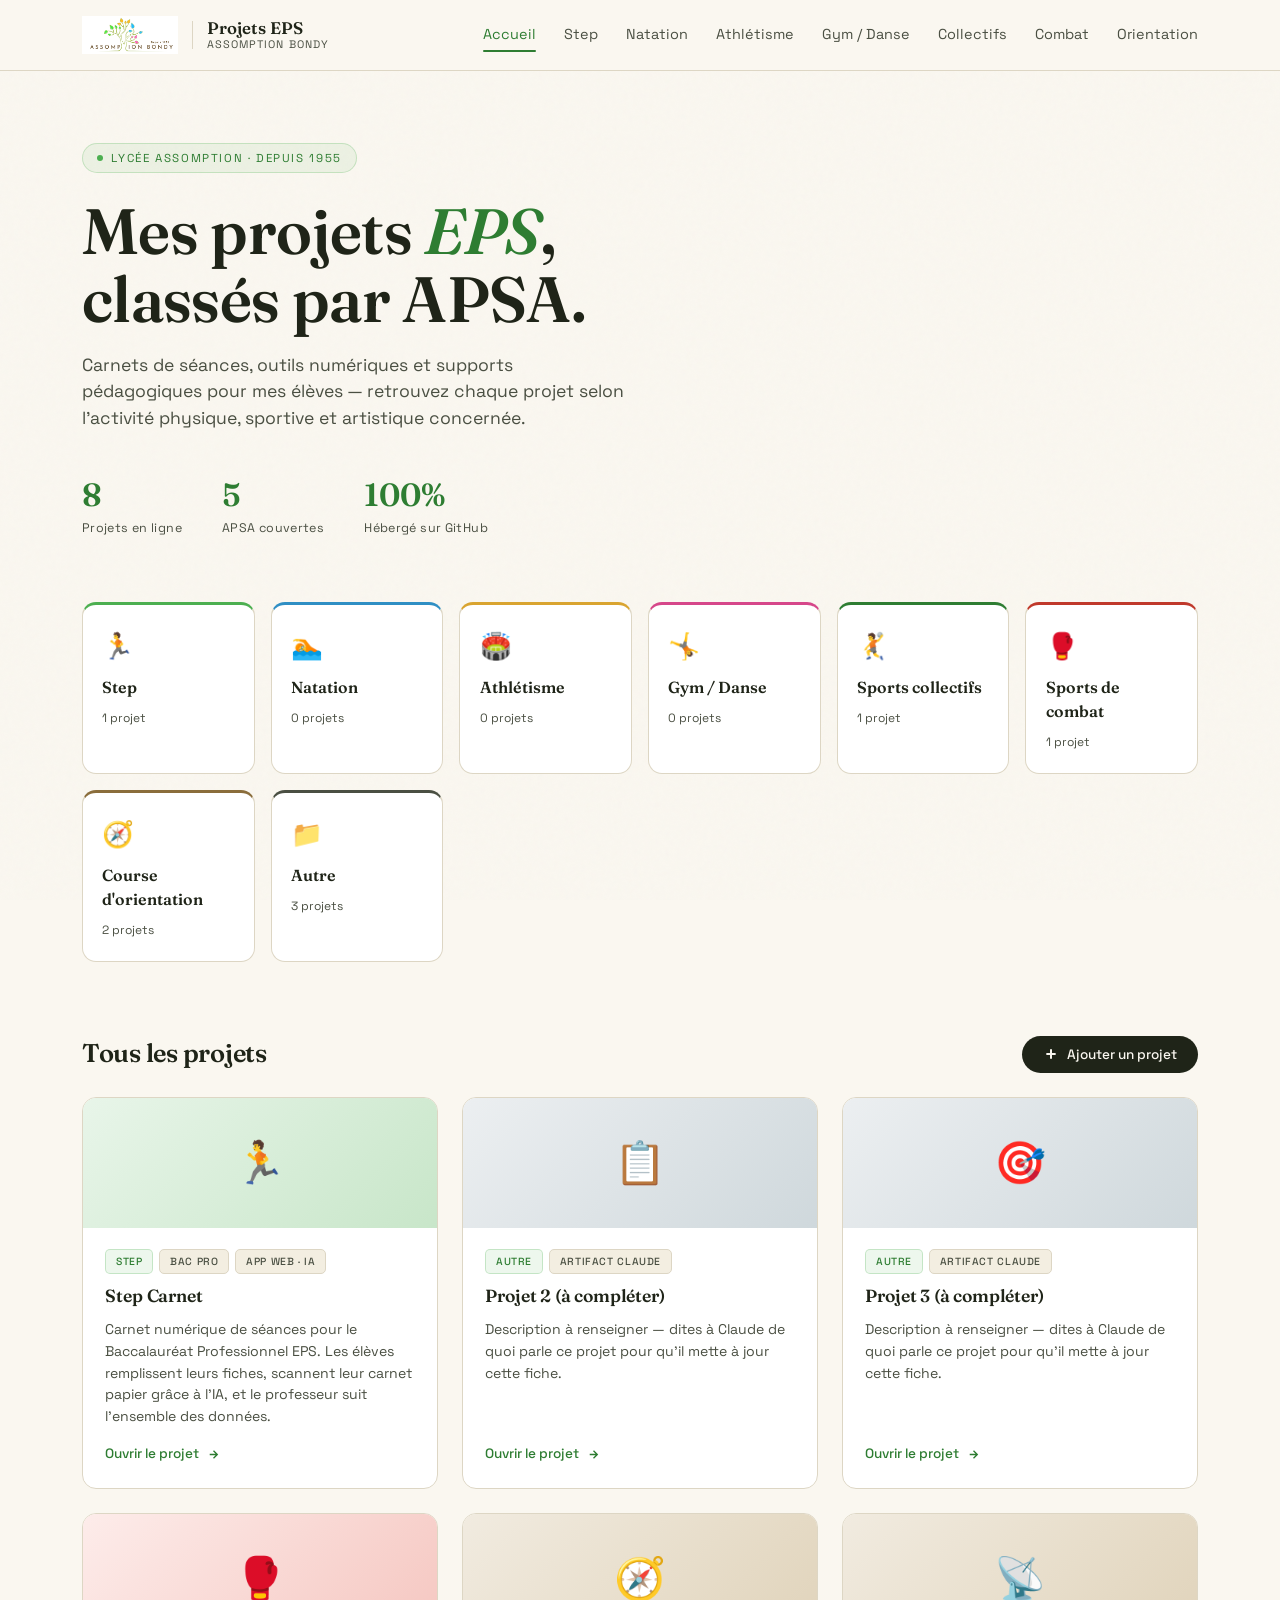
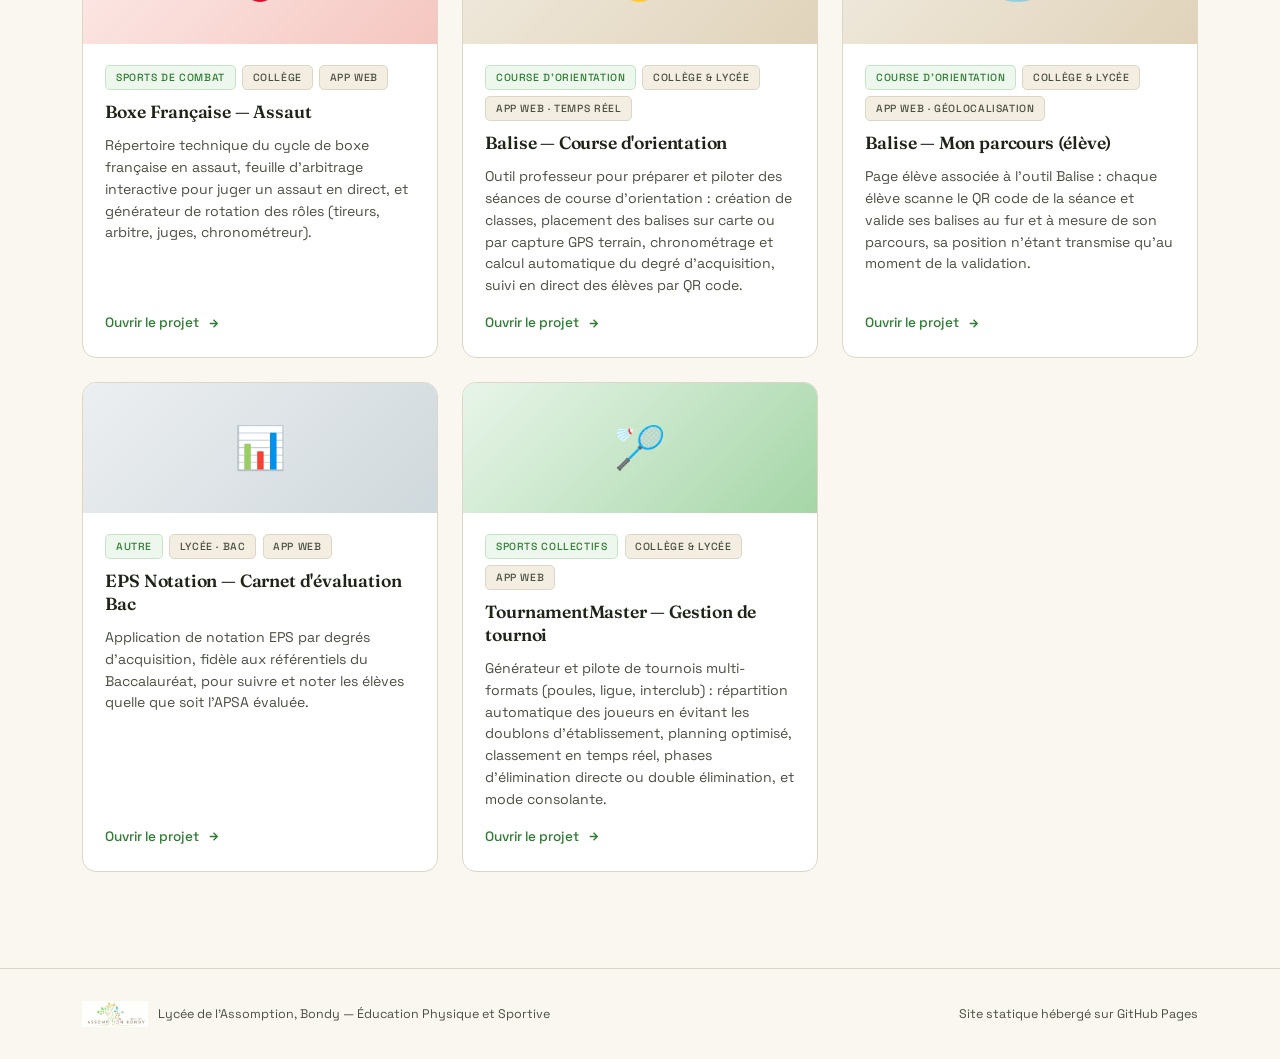
<file: index.html>
<!DOCTYPE html>
<html lang="fr">
<head>
  <meta charset="UTF-8" />
  <meta name="viewport" content="width=device-width, initial-scale=1.0" />
  <title>EPS Assomption Bondy — Ressources par APSA</title>
  <meta name="description" content="Portfolio des projets numériques EPS du Lycée Assomption Bondy, classés par Activité Physique, Sportive et Artistique." />
  <link rel="stylesheet" href="assets/style.css" />
</head>
<body>
  <script>window.SITE_DEPTH = 0;</script>

  <!-- HEADER -->
  <header class="site-header">
    <div class="site-header-inner">
      <div class="brand">
        <img src="assets/logo.png" alt="Logo Assomption Bondy" />
        <div class="brand-divider"></div>
        <div class="brand-text">
          Projets EPS
          <small>Assomption Bondy</small>
        </div>
      </div>
      <nav class="main-nav">
        <a href="index.html" class="active">Accueil</a>
        <a href="apsa/step.html">Step</a>
        <a href="apsa/natation.html">Natation</a>
        <a href="apsa/athletisme.html">Athlétisme</a>
        <a href="apsa/gym-danse.html">Gym / Danse</a>
        <a href="apsa/collectif.html">Collectifs</a>
        <a href="apsa/combat.html">Combat</a>
        <a href="apsa/orientation.html">Orientation</a>
      </nav>
    </div>
  </header>

  <!-- HERO -->
  <section class="hero">
    <span class="hero-eyebrow"><span class="dot"></span> Lycée Assomption · Depuis 1955</span>
    <h1>Mes projets <em>EPS</em>, classés par APSA.</h1>
    <p class="lead">Carnets de séances, outils numériques et supports pédagogiques pour mes élèves — retrouvez chaque projet selon l'activité physique, sportive et artistique concernée.</p>

    <div class="stats">
      <div class="stat">
        <span class="num" id="stat-total">—</span>
        <span class="label">Projets en ligne</span>
      </div>
      <div class="stat">
        <span class="num" id="stat-apsa">—</span>
        <span class="label">APSA couvertes</span>
      </div>
      <div class="stat">
        <span class="num">100%</span>
        <span class="label">Hébergé sur GitHub</span>
      </div>
    </div>
  </section>

  <!-- APSA NAV CARDS -->
  <div class="apsa-grid">
    <a class="apsa-pill" data-apsa="step" href="apsa/step.html">
      <span class="icon">🏃</span>
      <span class="name">Step</span>
      <span class="count">—</span>
    </a>
    <a class="apsa-pill" data-apsa="natation" href="apsa/natation.html">
      <span class="icon">🏊</span>
      <span class="name">Natation</span>
      <span class="count">—</span>
    </a>
    <a class="apsa-pill" data-apsa="athletisme" href="apsa/athletisme.html">
      <span class="icon">🏟️</span>
      <span class="name">Athlétisme</span>
      <span class="count">—</span>
    </a>
    <a class="apsa-pill" data-apsa="gym-danse" href="apsa/gym-danse.html">
      <span class="icon">🤸</span>
      <span class="name">Gym / Danse</span>
      <span class="count">—</span>
    </a>
    <a class="apsa-pill" data-apsa="collectif" href="apsa/collectif.html">
      <span class="icon">🤾</span>
      <span class="name">Sports collectifs</span>
      <span class="count">—</span>
    </a>
    <a class="apsa-pill" data-apsa="combat" href="apsa/combat.html">
      <span class="icon">🥊</span>
      <span class="name">Sports de combat</span>
      <span class="count">—</span>
    </a>
    <a class="apsa-pill" data-apsa="orientation" href="apsa/orientation.html">
      <span class="icon">🧭</span>
      <span class="name">Course d'orientation</span>
      <span class="count">—</span>
    </a>
    <a class="apsa-pill" data-apsa="autre" href="apsa/autre.html">
      <span class="icon">📁</span>
      <span class="name">Autre</span>
      <span class="count">—</span>
    </a>
  </div>

  <!-- TOUS LES PROJETS -->
  <div class="section-head">
    <h2>Tous les projets</h2>
    <button class="fab-add" onclick="openAddModal()">
      <svg viewBox="0 0 24 24" fill="none" stroke="currentColor" stroke-width="3"><path d="M12 5v14M5 12h14"/></svg>
      Ajouter un projet
    </button>
  </div>

  <main class="grid" id="grid-all"></main>

  <!-- FOOTER -->
  <footer class="site-footer">
    <div class="site-footer-inner">
      <div class="footer-brand">
        <img src="assets/logo.png" alt="Assomption Bondy" />
        <p>Lycée de l'Assomption, Bondy — Éducation Physique et Sportive</p>
      </div>
      <p>Site statique hébergé sur GitHub Pages</p>
    </div>
  </footer>

  <!-- MODAL AJOUT PROJET -->
  <div class="modal-overlay" id="add-modal">
    <div class="modal">
      <h3>Ajouter un nouveau projet</h3>
      <div class="hint">
        Ce site est statique (sans base de données) : remplissez le formulaire, puis copiez le bloc généré dans le fichier <code>projets.json</code> de votre dépôt GitHub, juste après une virgule de fermeture <code>},</code>. Le site se mettra à jour automatiquement.
      </div>

      <div class="field">
        <label>Titre du projet</label>
        <input type="text" id="f-titre" placeholder="ex: Chrono Natation 4 nages">
      </div>
      <div class="field">
        <label>APSA</label>
        <select id="f-apsa">
          <option value="step">Step</option>
          <option value="natation">Natation</option>
          <option value="athletisme">Athlétisme</option>
          <option value="gym-danse">Gym / Danse</option>
          <option value="collectif">Sports collectifs</option>
          <option value="combat">Sports de combat</option>
          <option value="orientation">Course d'orientation</option>
          <option value="autre">Autre</option>
        </select>
      </div>
      <div class="field">
        <label>Niveau (optionnel)</label>
        <input type="text" id="f-niveau" placeholder="ex: Bac Pro, 3ème, Terminale…">
      </div>
      <div class="field">
        <label>Type d'outil (optionnel)</label>
        <input type="text" id="f-outil" placeholder="ex: App web, Fiche PDF, Artifact…">
      </div>
      <div class="field">
        <label>Description</label>
        <textarea id="f-desc" placeholder="Décrivez brièvement le projet…"></textarea>
      </div>
      <div class="field">
        <label>Lien (URL)</label>
        <input type="url" id="f-url" placeholder="https://…">
      </div>
      <div class="field">
        <label>Emoji icône (optionnel)</label>
        <input type="text" id="f-emoji" placeholder="🏃" maxlength="2">
      </div>

      <div id="json-output" style="display:none;">
        <label style="font-size:.72rem; letter-spacing:.08em; text-transform:uppercase; color:var(--ink-soft); display:block; margin-bottom:.4rem;">
          À copier dans projets.json
        </label>
        <pre style="background:var(--ink); color:var(--cream); padding:1rem; border-radius:8px; font-size:.78rem; overflow-x:auto; white-space:pre-wrap;"></pre>
      </div>

      <div class="modal-actions">
        <button class="btn-ghost" onclick="closeAddModal()">Fermer</button>
        <button class="btn-solid" onclick="handleAddSubmit()">Générer le bloc JSON</button>
      </div>
    </div>
  </div>

  <script src="js/projets.js"></script>
  <script>
    renderGrid("grid-all");
    renderApsaCounts();
  </script>
</body>
</html>
</file>
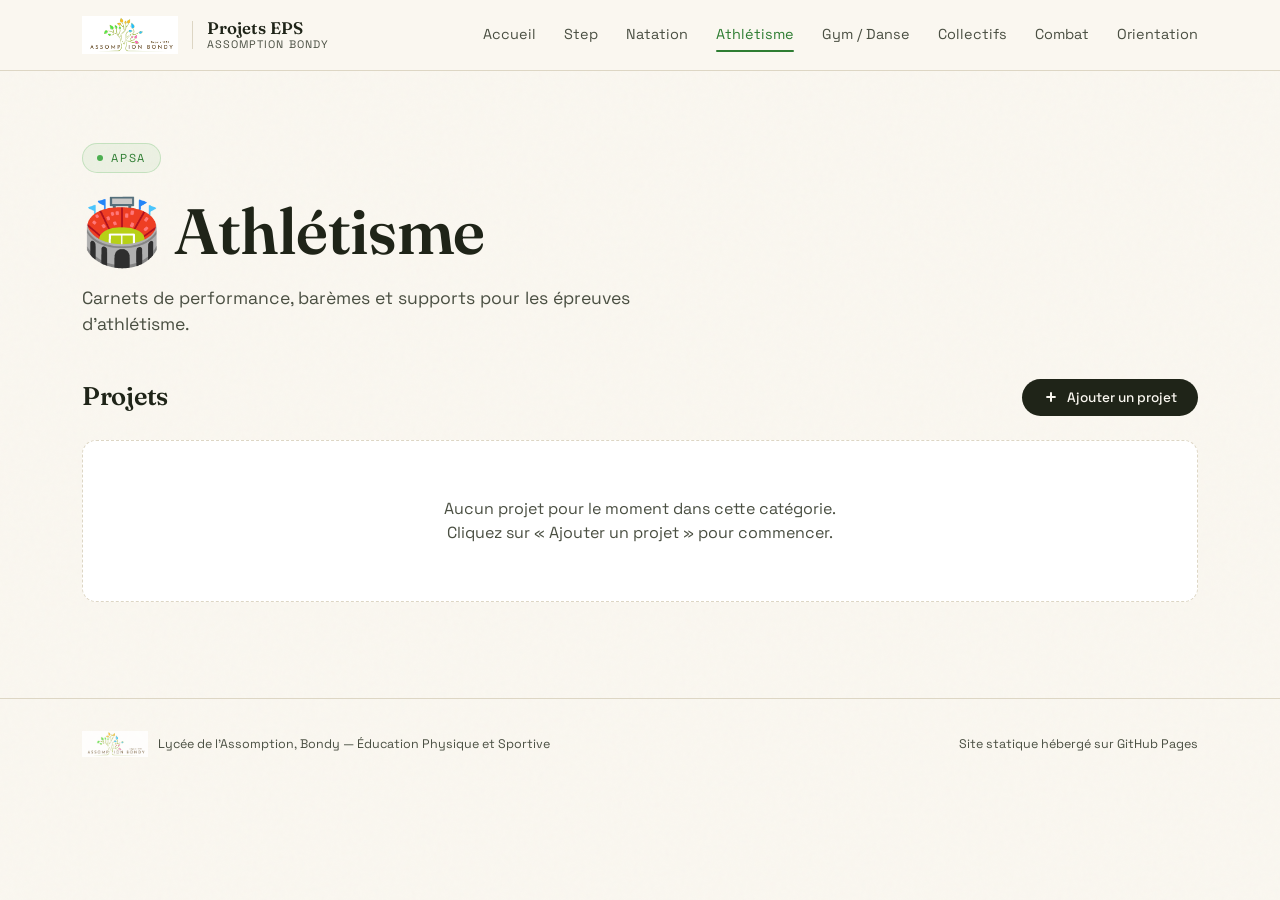
<file: apsa/athletisme.html>
<!DOCTYPE html>
<html lang="fr">
<head>
  <meta charset="UTF-8" />
  <meta name="viewport" content="width=device-width, initial-scale=1.0" />
  <title>Athlétisme — Projets EPS Assomption Bondy</title>
  <link rel="stylesheet" href="../assets/style.css" />
</head>
<body>
  <script>window.SITE_DEPTH = 1;</script>

  <header class="site-header">
    <div class="site-header-inner">
      <div class="brand">
        <img src="../assets/logo.png" alt="Logo Assomption Bondy" />
        <div class="brand-divider"></div>
        <div class="brand-text">Projets EPS<small>Assomption Bondy</small></div>
      </div>
      <nav class="main-nav">
        <a href="../index.html">Accueil</a>
        <a href="step.html">Step</a>
        <a href="natation.html">Natation</a>
        <a href="athletisme.html" class="active">Athlétisme</a>
        <a href="gym-danse.html">Gym / Danse</a>
        <a href="collectif.html">Collectifs</a>
        <a href="combat.html">Combat</a>
        <a href="orientation.html">Orientation</a>
      </nav>
    </div>
  </header>

  <section class="hero" style="padding-bottom:1.5rem;">
    <span class="hero-eyebrow"><span class="dot"></span> APSA</span>
    <h1>🏟️ Athlétisme</h1>
    <p class="lead">Carnets de performance, barèmes et supports pour les épreuves d'athlétisme.</p>
  </section>

  <div class="section-head">
    <h2>Projets</h2>
    <button class="fab-add" onclick="openAddModal()">
      <svg viewBox="0 0 24 24" fill="none" stroke="currentColor" stroke-width="3"><path d="M12 5v14M5 12h14"/></svg>
      Ajouter un projet
    </button>
  </div>

  <main class="grid" id="grid-apsa"></main>

  <footer class="site-footer">
    <div class="site-footer-inner">
      <div class="footer-brand">
        <img src="../assets/logo.png" alt="Assomption Bondy" />
        <p>Lycée de l'Assomption, Bondy — Éducation Physique et Sportive</p>
      </div>
      <p>Site statique hébergé sur GitHub Pages</p>
    </div>
  </footer>

  <div class="modal-overlay" id="add-modal">
    <div class="modal">
      <h3>Ajouter un nouveau projet</h3>
      <div class="hint">
        Ce site est statique : remplissez le formulaire, copiez le bloc généré dans <code>projets.json</code> à la racine du dépôt, juste après une accolade fermante <code>},</code>.
      </div>
      <div class="field">
        <label>Titre du projet</label>
        <input type="text" id="f-titre" placeholder="ex: Chrono Step Cardio">
      </div>
      <div class="field">
        <label>APSA</label>
        <select id="f-apsa">
          <option value="step">Step</option>
          <option value="natation">Natation</option>
          <option value="athletisme" selected>Athlétisme</option>
          <option value="gym-danse">Gym / Danse</option>
          <option value="collectif">Sports collectifs</option>
          <option value="combat">Sports de combat</option>
          <option value="orientation">Course d'orientation</option>
          <option value="autre">Autre</option>
        </select>
      </div>
      <div class="field">
        <label>Niveau (optionnel)</label>
        <input type="text" id="f-niveau" placeholder="ex: Bac Pro, 3ème, Terminale…">
      </div>
      <div class="field">
        <label>Type d'outil (optionnel)</label>
        <input type="text" id="f-outil" placeholder="ex: App web, Fiche PDF, Artifact…">
      </div>
      <div class="field">
        <label>Description</label>
        <textarea id="f-desc" placeholder="Décrivez brièvement le projet…"></textarea>
      </div>
      <div class="field">
        <label>Lien (URL)</label>
        <input type="url" id="f-url" placeholder="https://…">
      </div>
      <div class="field">
        <label>Emoji icône (optionnel)</label>
        <input type="text" id="f-emoji" placeholder="🏃" maxlength="2">
      </div>
      <div id="json-output" style="display:none;">
        <label style="font-size:.72rem; letter-spacing:.08em; text-transform:uppercase; color:var(--ink-soft); display:block; margin-bottom:.4rem;">À copier dans projets.json</label>
        <pre style="background:var(--ink); color:var(--cream); padding:1rem; border-radius:8px; font-size:.78rem; overflow-x:auto; white-space:pre-wrap;"></pre>
      </div>
      <div class="modal-actions">
        <button class="btn-ghost" onclick="closeAddModal()">Fermer</button>
        <button class="btn-solid" onclick="handleAddSubmit()">Générer le bloc JSON</button>
      </div>
    </div>
  </div>

  <script src="../js/projets.js"></script>
  <script>
    document.getElementById("f-apsa").value = "athletisme";
    renderGrid("grid-apsa", "athletisme");
  </script>
</body>
</html>
</file>
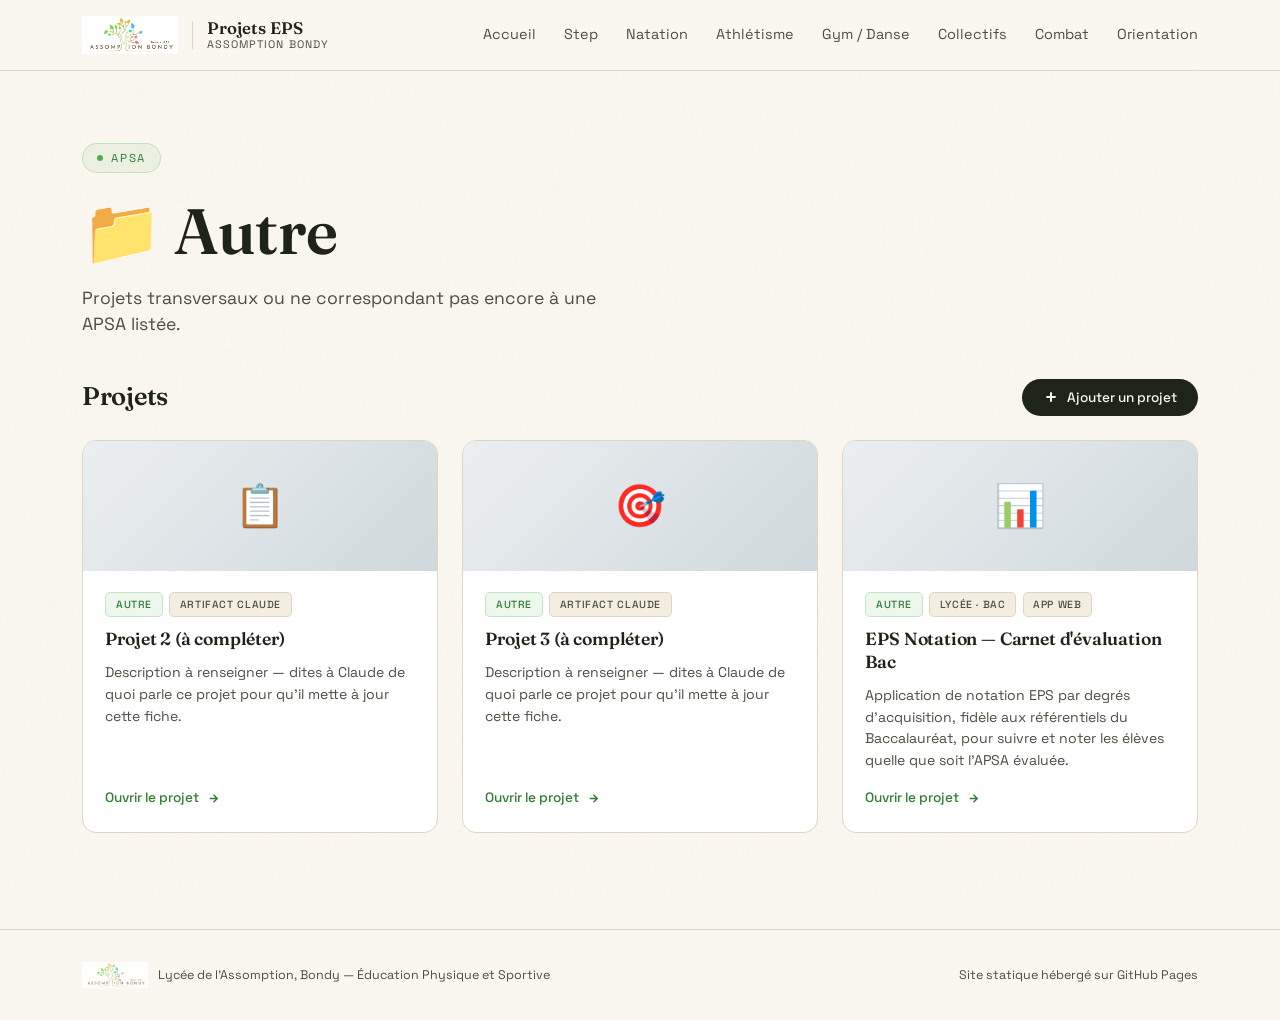
<file: apsa/autre.html>
<!DOCTYPE html>
<html lang="fr">
<head>
  <meta charset="UTF-8" />
  <meta name="viewport" content="width=device-width, initial-scale=1.0" />
  <title>Autre — Projets EPS Assomption Bondy</title>
  <link rel="stylesheet" href="../assets/style.css" />
</head>
<body>
  <script>window.SITE_DEPTH = 1;</script>

  <header class="site-header">
    <div class="site-header-inner">
      <div class="brand">
        <img src="../assets/logo.png" alt="Logo Assomption Bondy" />
        <div class="brand-divider"></div>
        <div class="brand-text">Projets EPS<small>Assomption Bondy</small></div>
      </div>
      <nav class="main-nav">
        <a href="../index.html">Accueil</a>
        <a href="step.html">Step</a>
        <a href="natation.html">Natation</a>
        <a href="athletisme.html">Athlétisme</a>
        <a href="gym-danse.html">Gym / Danse</a>
        <a href="collectif.html">Collectifs</a>
        <a href="combat.html">Combat</a>
        <a href="orientation.html">Orientation</a>
      </nav>
    </div>
  </header>

  <section class="hero" style="padding-bottom:1.5rem;">
    <span class="hero-eyebrow"><span class="dot"></span> APSA</span>
    <h1>📁 Autre</h1>
    <p class="lead">Projets transversaux ou ne correspondant pas encore à une APSA listée.</p>
  </section>

  <div class="section-head">
    <h2>Projets</h2>
    <button class="fab-add" onclick="openAddModal()">
      <svg viewBox="0 0 24 24" fill="none" stroke="currentColor" stroke-width="3"><path d="M12 5v14M5 12h14"/></svg>
      Ajouter un projet
    </button>
  </div>

  <main class="grid" id="grid-apsa"></main>

  <footer class="site-footer">
    <div class="site-footer-inner">
      <div class="footer-brand">
        <img src="../assets/logo.png" alt="Assomption Bondy" />
        <p>Lycée de l'Assomption, Bondy — Éducation Physique et Sportive</p>
      </div>
      <p>Site statique hébergé sur GitHub Pages</p>
    </div>
  </footer>

  <div class="modal-overlay" id="add-modal">
    <div class="modal">
      <h3>Ajouter un nouveau projet</h3>
      <div class="hint">
        Ce site est statique : remplissez le formulaire, copiez le bloc généré dans <code>projets.json</code> à la racine du dépôt, juste après une accolade fermante <code>},</code>.
      </div>
      <div class="field">
        <label>Titre du projet</label>
        <input type="text" id="f-titre" placeholder="ex: Chrono Step Cardio">
      </div>
      <div class="field">
        <label>APSA</label>
        <select id="f-apsa">
          <option value="step">Step</option>
          <option value="natation">Natation</option>
          <option value="athletisme">Athlétisme</option>
          <option value="gym-danse">Gym / Danse</option>
          <option value="collectif">Sports collectifs</option>
          <option value="combat">Sports de combat</option>
          <option value="orientation">Course d'orientation</option>
          <option value="autre" selected>Autre</option>
        </select>
      </div>
      <div class="field">
        <label>Niveau (optionnel)</label>
        <input type="text" id="f-niveau" placeholder="ex: Bac Pro, 3ème, Terminale…">
      </div>
      <div class="field">
        <label>Type d'outil (optionnel)</label>
        <input type="text" id="f-outil" placeholder="ex: App web, Fiche PDF, Artifact…">
      </div>
      <div class="field">
        <label>Description</label>
        <textarea id="f-desc" placeholder="Décrivez brièvement le projet…"></textarea>
      </div>
      <div class="field">
        <label>Lien (URL)</label>
        <input type="url" id="f-url" placeholder="https://…">
      </div>
      <div class="field">
        <label>Emoji icône (optionnel)</label>
        <input type="text" id="f-emoji" placeholder="🏃" maxlength="2">
      </div>
      <div id="json-output" style="display:none;">
        <label style="font-size:.72rem; letter-spacing:.08em; text-transform:uppercase; color:var(--ink-soft); display:block; margin-bottom:.4rem;">À copier dans projets.json</label>
        <pre style="background:var(--ink); color:var(--cream); padding:1rem; border-radius:8px; font-size:.78rem; overflow-x:auto; white-space:pre-wrap;"></pre>
      </div>
      <div class="modal-actions">
        <button class="btn-ghost" onclick="closeAddModal()">Fermer</button>
        <button class="btn-solid" onclick="handleAddSubmit()">Générer le bloc JSON</button>
      </div>
    </div>
  </div>

  <script src="../js/projets.js"></script>
  <script>
    document.getElementById("f-apsa").value = "autre";
    renderGrid("grid-apsa", "autre");
  </script>
</body>
</html>
</file>
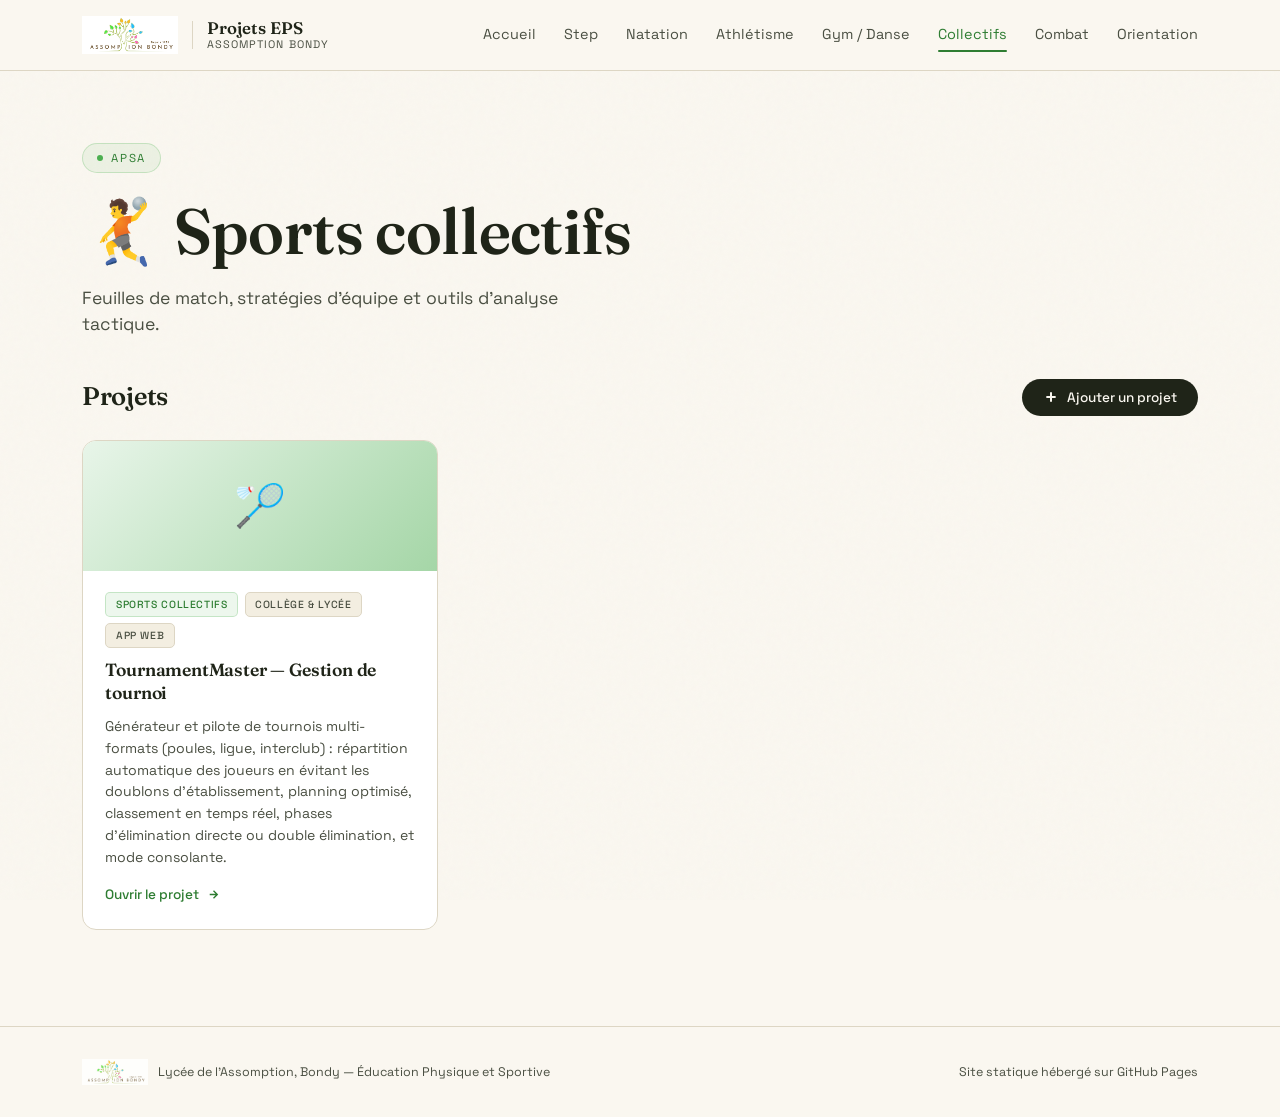
<file: apsa/collectif.html>
<!DOCTYPE html>
<html lang="fr">
<head>
  <meta charset="UTF-8" />
  <meta name="viewport" content="width=device-width, initial-scale=1.0" />
  <title>Sports collectifs — Projets EPS Assomption Bondy</title>
  <link rel="stylesheet" href="../assets/style.css" />
</head>
<body>
  <script>window.SITE_DEPTH = 1;</script>

  <header class="site-header">
    <div class="site-header-inner">
      <div class="brand">
        <img src="../assets/logo.png" alt="Logo Assomption Bondy" />
        <div class="brand-divider"></div>
        <div class="brand-text">Projets EPS<small>Assomption Bondy</small></div>
      </div>
      <nav class="main-nav">
        <a href="../index.html">Accueil</a>
        <a href="step.html">Step</a>
        <a href="natation.html">Natation</a>
        <a href="athletisme.html">Athlétisme</a>
        <a href="gym-danse.html">Gym / Danse</a>
        <a href="collectif.html" class="active">Collectifs</a>
        <a href="combat.html">Combat</a>
        <a href="orientation.html">Orientation</a>
      </nav>
    </div>
  </header>

  <section class="hero" style="padding-bottom:1.5rem;">
    <span class="hero-eyebrow"><span class="dot"></span> APSA</span>
    <h1>🤾 Sports collectifs</h1>
    <p class="lead">Feuilles de match, stratégies d'équipe et outils d'analyse tactique.</p>
  </section>

  <div class="section-head">
    <h2>Projets</h2>
    <button class="fab-add" onclick="openAddModal()">
      <svg viewBox="0 0 24 24" fill="none" stroke="currentColor" stroke-width="3"><path d="M12 5v14M5 12h14"/></svg>
      Ajouter un projet
    </button>
  </div>

  <main class="grid" id="grid-apsa"></main>

  <footer class="site-footer">
    <div class="site-footer-inner">
      <div class="footer-brand">
        <img src="../assets/logo.png" alt="Assomption Bondy" />
        <p>Lycée de l'Assomption, Bondy — Éducation Physique et Sportive</p>
      </div>
      <p>Site statique hébergé sur GitHub Pages</p>
    </div>
  </footer>

  <div class="modal-overlay" id="add-modal">
    <div class="modal">
      <h3>Ajouter un nouveau projet</h3>
      <div class="hint">
        Ce site est statique : remplissez le formulaire, copiez le bloc généré dans <code>projets.json</code> à la racine du dépôt, juste après une accolade fermante <code>},</code>.
      </div>
      <div class="field">
        <label>Titre du projet</label>
        <input type="text" id="f-titre" placeholder="ex: Chrono Step Cardio">
      </div>
      <div class="field">
        <label>APSA</label>
        <select id="f-apsa">
          <option value="step">Step</option>
          <option value="natation">Natation</option>
          <option value="athletisme">Athlétisme</option>
          <option value="gym-danse">Gym / Danse</option>
          <option value="collectif" selected>Sports collectifs</option>
          <option value="combat">Sports de combat</option>
          <option value="orientation">Course d'orientation</option>
          <option value="autre">Autre</option>
        </select>
      </div>
      <div class="field">
        <label>Niveau (optionnel)</label>
        <input type="text" id="f-niveau" placeholder="ex: Bac Pro, 3ème, Terminale…">
      </div>
      <div class="field">
        <label>Type d'outil (optionnel)</label>
        <input type="text" id="f-outil" placeholder="ex: App web, Fiche PDF, Artifact…">
      </div>
      <div class="field">
        <label>Description</label>
        <textarea id="f-desc" placeholder="Décrivez brièvement le projet…"></textarea>
      </div>
      <div class="field">
        <label>Lien (URL)</label>
        <input type="url" id="f-url" placeholder="https://…">
      </div>
      <div class="field">
        <label>Emoji icône (optionnel)</label>
        <input type="text" id="f-emoji" placeholder="🏃" maxlength="2">
      </div>
      <div id="json-output" style="display:none;">
        <label style="font-size:.72rem; letter-spacing:.08em; text-transform:uppercase; color:var(--ink-soft); display:block; margin-bottom:.4rem;">À copier dans projets.json</label>
        <pre style="background:var(--ink); color:var(--cream); padding:1rem; border-radius:8px; font-size:.78rem; overflow-x:auto; white-space:pre-wrap;"></pre>
      </div>
      <div class="modal-actions">
        <button class="btn-ghost" onclick="closeAddModal()">Fermer</button>
        <button class="btn-solid" onclick="handleAddSubmit()">Générer le bloc JSON</button>
      </div>
    </div>
  </div>

  <script src="../js/projets.js"></script>
  <script>
    document.getElementById("f-apsa").value = "collectif";
    renderGrid("grid-apsa", "collectif");
  </script>
</body>
</html>
</file>
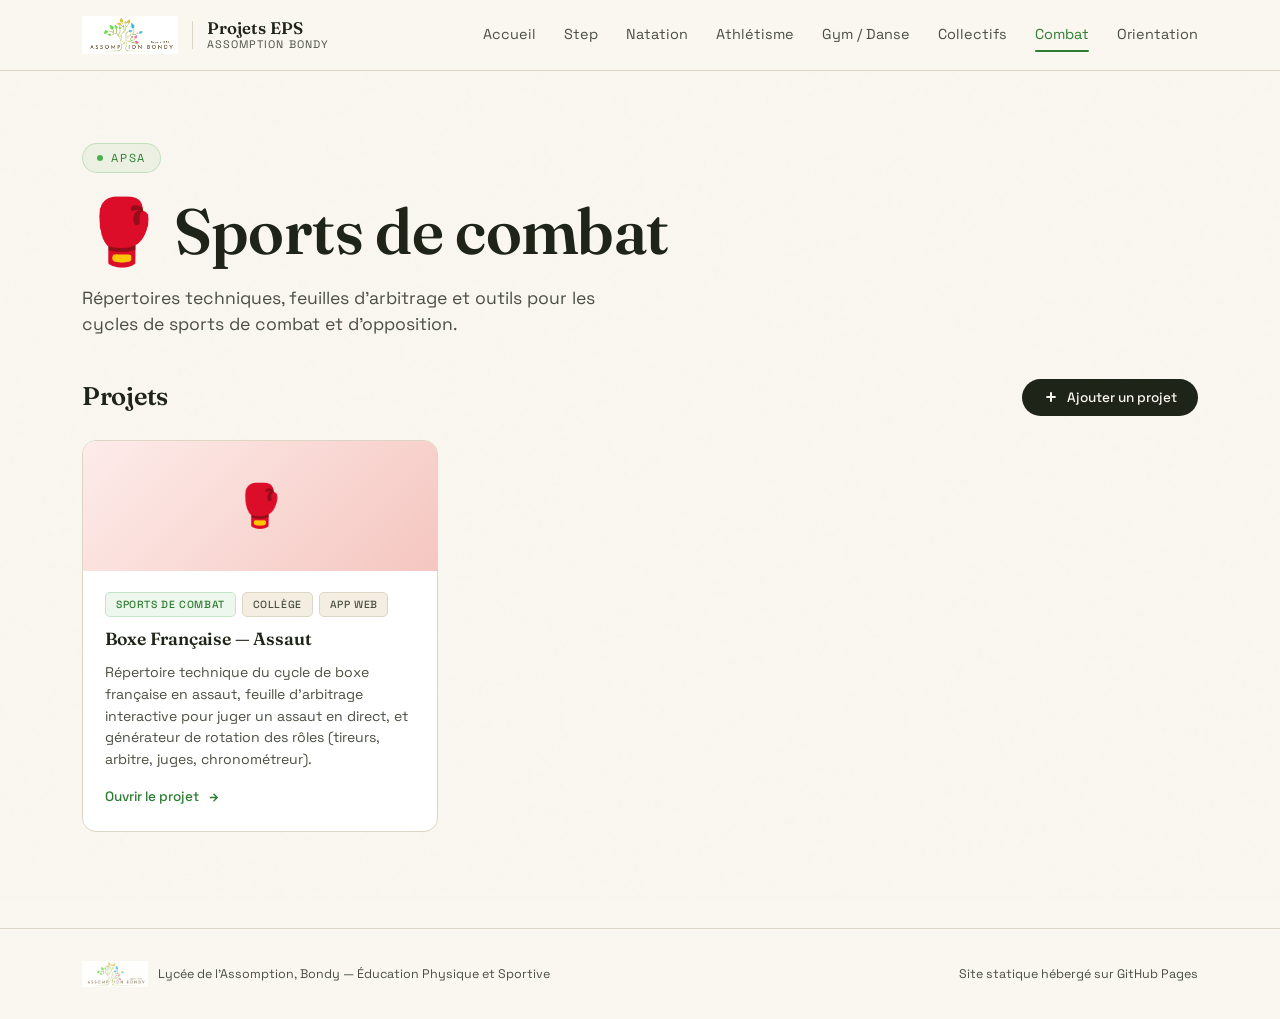
<file: apsa/combat.html>
<!DOCTYPE html>
<html lang="fr">
<head>
  <meta charset="UTF-8" />
  <meta name="viewport" content="width=device-width, initial-scale=1.0" />
  <title>Sports de combat — Projets EPS Assomption Bondy</title>
  <link rel="stylesheet" href="../assets/style.css" />
</head>
<body>
  <script>window.SITE_DEPTH = 1;</script>

  <header class="site-header">
    <div class="site-header-inner">
      <div class="brand">
        <img src="../assets/logo.png" alt="Logo Assomption Bondy" />
        <div class="brand-divider"></div>
        <div class="brand-text">Projets EPS<small>Assomption Bondy</small></div>
      </div>
      <nav class="main-nav">
        <a href="../index.html">Accueil</a>
        <a href="step.html">Step</a>
        <a href="natation.html">Natation</a>
        <a href="athletisme.html">Athlétisme</a>
        <a href="gym-danse.html">Gym / Danse</a>
        <a href="collectif.html">Collectifs</a>
        <a href="combat.html" class="active">Combat</a>
        <a href="orientation.html">Orientation</a>
      </nav>
    </div>
  </header>

  <section class="hero" style="padding-bottom:1.5rem;">
    <span class="hero-eyebrow"><span class="dot"></span> APSA</span>
    <h1>🥊 Sports de combat</h1>
    <p class="lead">Répertoires techniques, feuilles d'arbitrage et outils pour les cycles de sports de combat et d'opposition.</p>
  </section>

  <div class="section-head">
    <h2>Projets</h2>
    <button class="fab-add" onclick="openAddModal()">
      <svg viewBox="0 0 24 24" fill="none" stroke="currentColor" stroke-width="3"><path d="M12 5v14M5 12h14"/></svg>
      Ajouter un projet
    </button>
  </div>

  <main class="grid" id="grid-apsa"></main>

  <footer class="site-footer">
    <div class="site-footer-inner">
      <div class="footer-brand">
        <img src="../assets/logo.png" alt="Assomption Bondy" />
        <p>Lycée de l'Assomption, Bondy — Éducation Physique et Sportive</p>
      </div>
      <p>Site statique hébergé sur GitHub Pages</p>
    </div>
  </footer>

  <div class="modal-overlay" id="add-modal">
    <div class="modal">
      <h3>Ajouter un nouveau projet</h3>
      <div class="hint">
        Ce site est statique : remplissez le formulaire, copiez le bloc généré dans <code>projets.json</code> à la racine du dépôt, juste après une accolade fermante <code>},</code>.
      </div>
      <div class="field">
        <label>Titre du projet</label>
        <input type="text" id="f-titre" placeholder="ex: Chrono Step Cardio">
      </div>
      <div class="field">
        <label>APSA</label>
        <select id="f-apsa">
          <option value="step">Step</option>
          <option value="natation">Natation</option>
          <option value="athletisme">Athlétisme</option>
          <option value="gym-danse">Gym / Danse</option>
          <option value="collectif">Sports collectifs</option>
          <option value="combat" selected>Sports de combat</option>
          <option value="orientation">Course d'orientation</option>
          <option value="autre">Autre</option>
        </select>
      </div>
      <div class="field">
        <label>Niveau (optionnel)</label>
        <input type="text" id="f-niveau" placeholder="ex: Bac Pro, 3ème, Terminale…">
      </div>
      <div class="field">
        <label>Type d'outil (optionnel)</label>
        <input type="text" id="f-outil" placeholder="ex: App web, Fiche PDF, Artifact…">
      </div>
      <div class="field">
        <label>Description</label>
        <textarea id="f-desc" placeholder="Décrivez brièvement le projet…"></textarea>
      </div>
      <div class="field">
        <label>Lien (URL)</label>
        <input type="url" id="f-url" placeholder="https://…">
      </div>
      <div class="field">
        <label>Emoji icône (optionnel)</label>
        <input type="text" id="f-emoji" placeholder="🏃" maxlength="2">
      </div>
      <div id="json-output" style="display:none;">
        <label style="font-size:.72rem; letter-spacing:.08em; text-transform:uppercase; color:var(--ink-soft); display:block; margin-bottom:.4rem;">À copier dans projets.json</label>
        <pre style="background:var(--ink); color:var(--cream); padding:1rem; border-radius:8px; font-size:.78rem; overflow-x:auto; white-space:pre-wrap;"></pre>
      </div>
      <div class="modal-actions">
        <button class="btn-ghost" onclick="closeAddModal()">Fermer</button>
        <button class="btn-solid" onclick="handleAddSubmit()">Générer le bloc JSON</button>
      </div>
    </div>
  </div>

  <script src="../js/projets.js"></script>
  <script>
    document.getElementById("f-apsa").value = "combat";
    renderGrid("grid-apsa", "combat");
  </script>
</body>
</html>
</file>
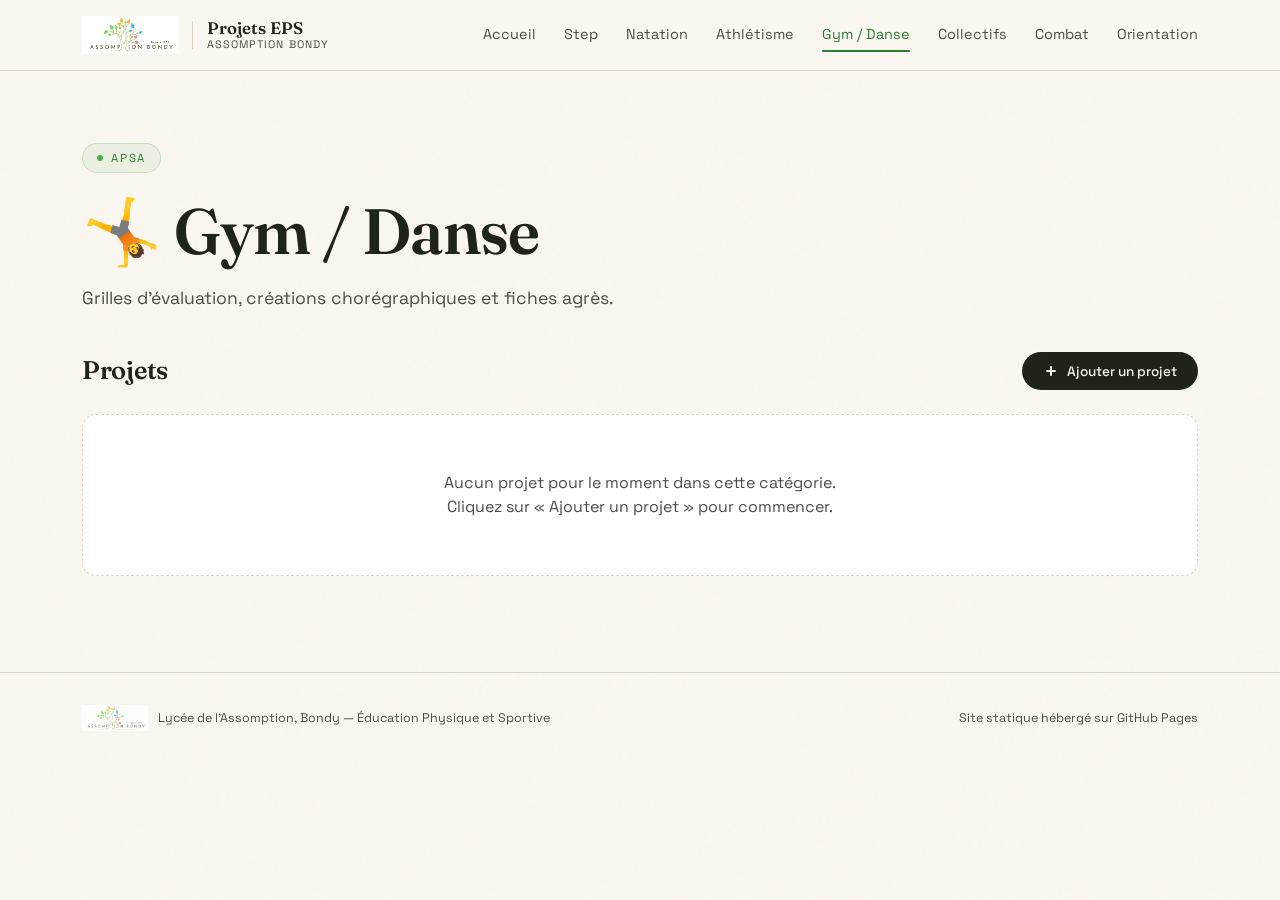
<file: apsa/gym-danse.html>
<!DOCTYPE html>
<html lang="fr">
<head>
  <meta charset="UTF-8" />
  <meta name="viewport" content="width=device-width, initial-scale=1.0" />
  <title>Gym / Danse — Projets EPS Assomption Bondy</title>
  <link rel="stylesheet" href="../assets/style.css" />
</head>
<body>
  <script>window.SITE_DEPTH = 1;</script>

  <header class="site-header">
    <div class="site-header-inner">
      <div class="brand">
        <img src="../assets/logo.png" alt="Logo Assomption Bondy" />
        <div class="brand-divider"></div>
        <div class="brand-text">Projets EPS<small>Assomption Bondy</small></div>
      </div>
      <nav class="main-nav">
        <a href="../index.html">Accueil</a>
        <a href="step.html">Step</a>
        <a href="natation.html">Natation</a>
        <a href="athletisme.html">Athlétisme</a>
        <a href="gym-danse.html" class="active">Gym / Danse</a>
        <a href="collectif.html">Collectifs</a>
        <a href="combat.html">Combat</a>
        <a href="orientation.html">Orientation</a>
      </nav>
    </div>
  </header>

  <section class="hero" style="padding-bottom:1.5rem;">
    <span class="hero-eyebrow"><span class="dot"></span> APSA</span>
    <h1>🤸 Gym / Danse</h1>
    <p class="lead">Grilles d'évaluation, créations chorégraphiques et fiches agrès.</p>
  </section>

  <div class="section-head">
    <h2>Projets</h2>
    <button class="fab-add" onclick="openAddModal()">
      <svg viewBox="0 0 24 24" fill="none" stroke="currentColor" stroke-width="3"><path d="M12 5v14M5 12h14"/></svg>
      Ajouter un projet
    </button>
  </div>

  <main class="grid" id="grid-apsa"></main>

  <footer class="site-footer">
    <div class="site-footer-inner">
      <div class="footer-brand">
        <img src="../assets/logo.png" alt="Assomption Bondy" />
        <p>Lycée de l'Assomption, Bondy — Éducation Physique et Sportive</p>
      </div>
      <p>Site statique hébergé sur GitHub Pages</p>
    </div>
  </footer>

  <div class="modal-overlay" id="add-modal">
    <div class="modal">
      <h3>Ajouter un nouveau projet</h3>
      <div class="hint">
        Ce site est statique : remplissez le formulaire, copiez le bloc généré dans <code>projets.json</code> à la racine du dépôt, juste après une accolade fermante <code>},</code>.
      </div>
      <div class="field">
        <label>Titre du projet</label>
        <input type="text" id="f-titre" placeholder="ex: Chrono Step Cardio">
      </div>
      <div class="field">
        <label>APSA</label>
        <select id="f-apsa">
          <option value="step">Step</option>
          <option value="natation">Natation</option>
          <option value="athletisme">Athlétisme</option>
          <option value="gym-danse" selected>Gym / Danse</option>
          <option value="collectif">Sports collectifs</option>
          <option value="combat">Sports de combat</option>
          <option value="orientation">Course d'orientation</option>
          <option value="autre">Autre</option>
        </select>
      </div>
      <div class="field">
        <label>Niveau (optionnel)</label>
        <input type="text" id="f-niveau" placeholder="ex: Bac Pro, 3ème, Terminale…">
      </div>
      <div class="field">
        <label>Type d'outil (optionnel)</label>
        <input type="text" id="f-outil" placeholder="ex: App web, Fiche PDF, Artifact…">
      </div>
      <div class="field">
        <label>Description</label>
        <textarea id="f-desc" placeholder="Décrivez brièvement le projet…"></textarea>
      </div>
      <div class="field">
        <label>Lien (URL)</label>
        <input type="url" id="f-url" placeholder="https://…">
      </div>
      <div class="field">
        <label>Emoji icône (optionnel)</label>
        <input type="text" id="f-emoji" placeholder="🏃" maxlength="2">
      </div>
      <div id="json-output" style="display:none;">
        <label style="font-size:.72rem; letter-spacing:.08em; text-transform:uppercase; color:var(--ink-soft); display:block; margin-bottom:.4rem;">À copier dans projets.json</label>
        <pre style="background:var(--ink); color:var(--cream); padding:1rem; border-radius:8px; font-size:.78rem; overflow-x:auto; white-space:pre-wrap;"></pre>
      </div>
      <div class="modal-actions">
        <button class="btn-ghost" onclick="closeAddModal()">Fermer</button>
        <button class="btn-solid" onclick="handleAddSubmit()">Générer le bloc JSON</button>
      </div>
    </div>
  </div>

  <script src="../js/projets.js"></script>
  <script>
    document.getElementById("f-apsa").value = "gym-danse";
    renderGrid("grid-apsa", "gym-danse");
  </script>
</body>
</html>
</file>
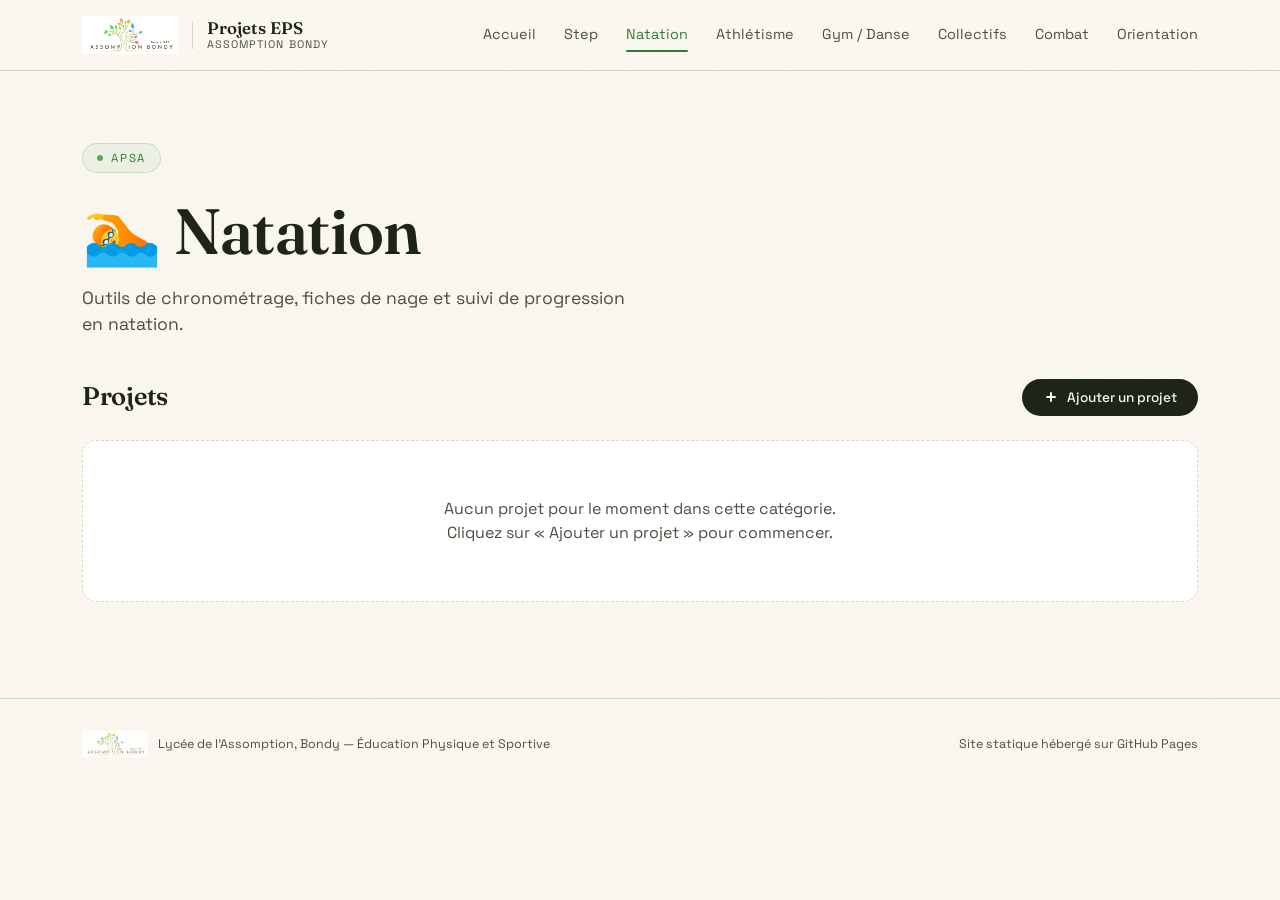
<file: apsa/natation.html>
<!DOCTYPE html>
<html lang="fr">
<head>
  <meta charset="UTF-8" />
  <meta name="viewport" content="width=device-width, initial-scale=1.0" />
  <title>Natation — Projets EPS Assomption Bondy</title>
  <link rel="stylesheet" href="../assets/style.css" />
</head>
<body>
  <script>window.SITE_DEPTH = 1;</script>

  <header class="site-header">
    <div class="site-header-inner">
      <div class="brand">
        <img src="../assets/logo.png" alt="Logo Assomption Bondy" />
        <div class="brand-divider"></div>
        <div class="brand-text">Projets EPS<small>Assomption Bondy</small></div>
      </div>
      <nav class="main-nav">
        <a href="../index.html">Accueil</a>
        <a href="step.html">Step</a>
        <a href="natation.html" class="active">Natation</a>
        <a href="athletisme.html">Athlétisme</a>
        <a href="gym-danse.html">Gym / Danse</a>
        <a href="collectif.html">Collectifs</a>
        <a href="combat.html">Combat</a>
        <a href="orientation.html">Orientation</a>
      </nav>
    </div>
  </header>

  <section class="hero" style="padding-bottom:1.5rem;">
    <span class="hero-eyebrow"><span class="dot"></span> APSA</span>
    <h1>🏊 Natation</h1>
    <p class="lead">Outils de chronométrage, fiches de nage et suivi de progression en natation.</p>
  </section>

  <div class="section-head">
    <h2>Projets</h2>
    <button class="fab-add" onclick="openAddModal()">
      <svg viewBox="0 0 24 24" fill="none" stroke="currentColor" stroke-width="3"><path d="M12 5v14M5 12h14"/></svg>
      Ajouter un projet
    </button>
  </div>

  <main class="grid" id="grid-apsa"></main>

  <footer class="site-footer">
    <div class="site-footer-inner">
      <div class="footer-brand">
        <img src="../assets/logo.png" alt="Assomption Bondy" />
        <p>Lycée de l'Assomption, Bondy — Éducation Physique et Sportive</p>
      </div>
      <p>Site statique hébergé sur GitHub Pages</p>
    </div>
  </footer>

  <div class="modal-overlay" id="add-modal">
    <div class="modal">
      <h3>Ajouter un nouveau projet</h3>
      <div class="hint">
        Ce site est statique : remplissez le formulaire, copiez le bloc généré dans <code>projets.json</code> à la racine du dépôt, juste après une accolade fermante <code>},</code>.
      </div>
      <div class="field">
        <label>Titre du projet</label>
        <input type="text" id="f-titre" placeholder="ex: Chrono Step Cardio">
      </div>
      <div class="field">
        <label>APSA</label>
        <select id="f-apsa">
          <option value="step">Step</option>
          <option value="natation" selected>Natation</option>
          <option value="athletisme">Athlétisme</option>
          <option value="gym-danse">Gym / Danse</option>
          <option value="collectif">Sports collectifs</option>
          <option value="combat">Sports de combat</option>
          <option value="orientation">Course d'orientation</option>
          <option value="autre">Autre</option>
        </select>
      </div>
      <div class="field">
        <label>Niveau (optionnel)</label>
        <input type="text" id="f-niveau" placeholder="ex: Bac Pro, 3ème, Terminale…">
      </div>
      <div class="field">
        <label>Type d'outil (optionnel)</label>
        <input type="text" id="f-outil" placeholder="ex: App web, Fiche PDF, Artifact…">
      </div>
      <div class="field">
        <label>Description</label>
        <textarea id="f-desc" placeholder="Décrivez brièvement le projet…"></textarea>
      </div>
      <div class="field">
        <label>Lien (URL)</label>
        <input type="url" id="f-url" placeholder="https://…">
      </div>
      <div class="field">
        <label>Emoji icône (optionnel)</label>
        <input type="text" id="f-emoji" placeholder="🏃" maxlength="2">
      </div>
      <div id="json-output" style="display:none;">
        <label style="font-size:.72rem; letter-spacing:.08em; text-transform:uppercase; color:var(--ink-soft); display:block; margin-bottom:.4rem;">À copier dans projets.json</label>
        <pre style="background:var(--ink); color:var(--cream); padding:1rem; border-radius:8px; font-size:.78rem; overflow-x:auto; white-space:pre-wrap;"></pre>
      </div>
      <div class="modal-actions">
        <button class="btn-ghost" onclick="closeAddModal()">Fermer</button>
        <button class="btn-solid" onclick="handleAddSubmit()">Générer le bloc JSON</button>
      </div>
    </div>
  </div>

  <script src="../js/projets.js"></script>
  <script>
    document.getElementById("f-apsa").value = "natation";
    renderGrid("grid-apsa", "natation");
  </script>
</body>
</html>
</file>
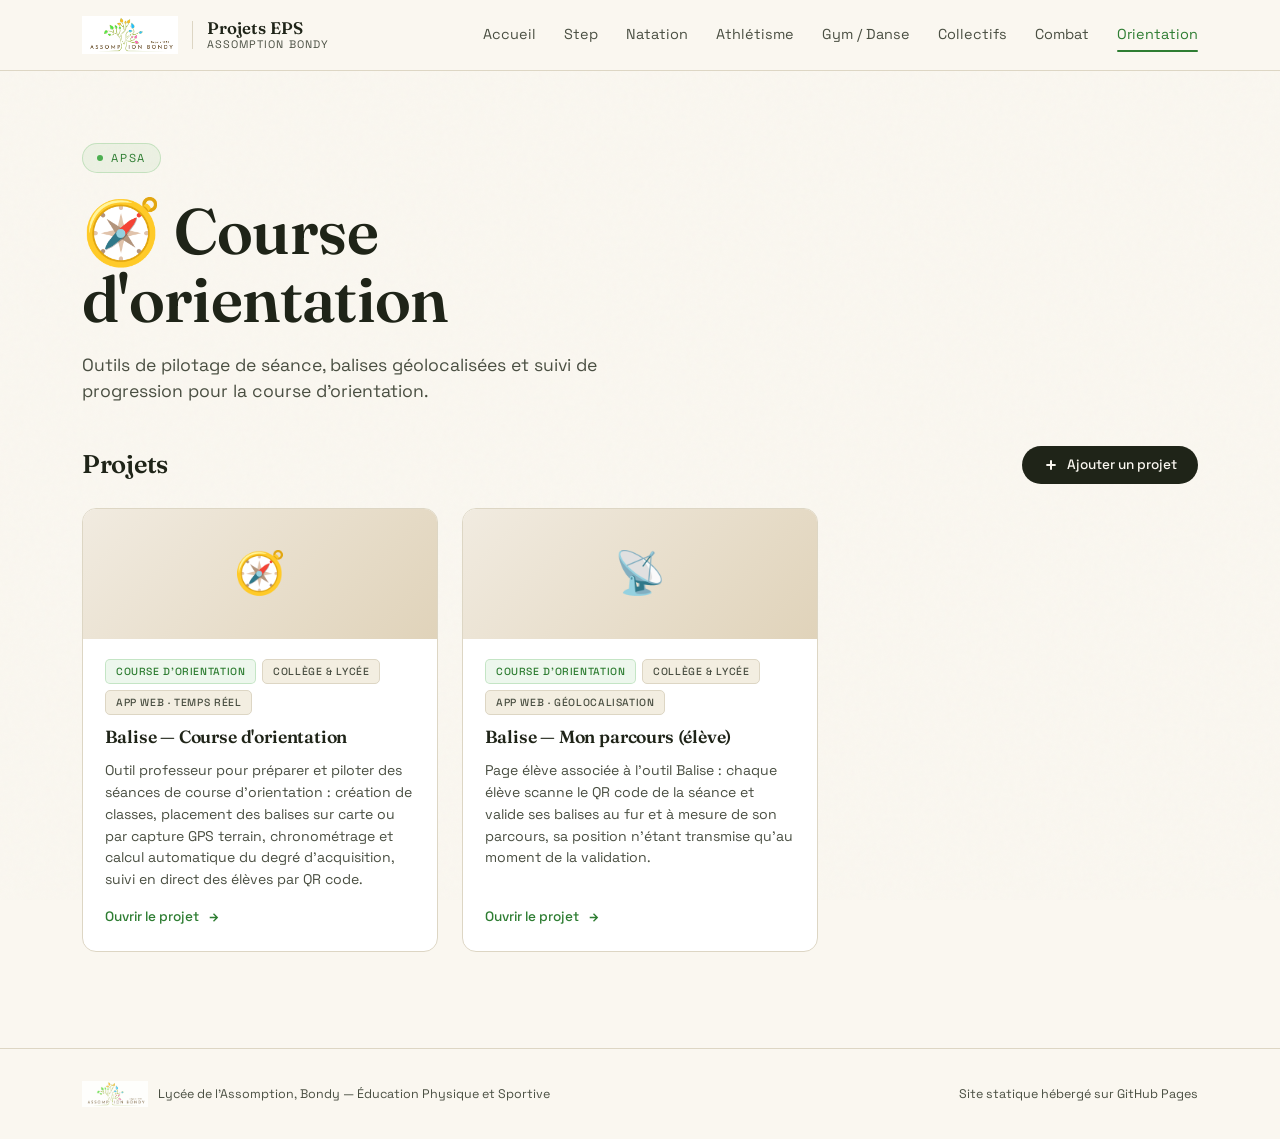
<file: apsa/orientation.html>
<!DOCTYPE html>
<html lang="fr">
<head>
  <meta charset="UTF-8" />
  <meta name="viewport" content="width=device-width, initial-scale=1.0" />
  <title>Course d'orientation — Projets EPS Assomption Bondy</title>
  <link rel="stylesheet" href="../assets/style.css" />
</head>
<body>
  <script>window.SITE_DEPTH = 1;</script>

  <header class="site-header">
    <div class="site-header-inner">
      <div class="brand">
        <img src="../assets/logo.png" alt="Logo Assomption Bondy" />
        <div class="brand-divider"></div>
        <div class="brand-text">Projets EPS<small>Assomption Bondy</small></div>
      </div>
      <nav class="main-nav">
        <a href="../index.html">Accueil</a>
        <a href="step.html">Step</a>
        <a href="natation.html">Natation</a>
        <a href="athletisme.html">Athlétisme</a>
        <a href="gym-danse.html">Gym / Danse</a>
        <a href="collectif.html">Collectifs</a>
        <a href="combat.html">Combat</a>
        <a href="orientation.html" class="active">Orientation</a>
      </nav>
    </div>
  </header>

  <section class="hero" style="padding-bottom:1.5rem;">
    <span class="hero-eyebrow"><span class="dot"></span> APSA</span>
    <h1>🧭 Course d'orientation</h1>
    <p class="lead">Outils de pilotage de séance, balises géolocalisées et suivi de progression pour la course d'orientation.</p>
  </section>

  <div class="section-head">
    <h2>Projets</h2>
    <button class="fab-add" onclick="openAddModal()">
      <svg viewBox="0 0 24 24" fill="none" stroke="currentColor" stroke-width="3"><path d="M12 5v14M5 12h14"/></svg>
      Ajouter un projet
    </button>
  </div>

  <main class="grid" id="grid-apsa"></main>

  <footer class="site-footer">
    <div class="site-footer-inner">
      <div class="footer-brand">
        <img src="../assets/logo.png" alt="Assomption Bondy" />
        <p>Lycée de l'Assomption, Bondy — Éducation Physique et Sportive</p>
      </div>
      <p>Site statique hébergé sur GitHub Pages</p>
    </div>
  </footer>

  <div class="modal-overlay" id="add-modal">
    <div class="modal">
      <h3>Ajouter un nouveau projet</h3>
      <div class="hint">
        Ce site est statique : remplissez le formulaire, copiez le bloc généré dans <code>projets.json</code> à la racine du dépôt, juste après une accolade fermante <code>},</code>.
      </div>
      <div class="field">
        <label>Titre du projet</label>
        <input type="text" id="f-titre" placeholder="ex: Chrono Step Cardio">
      </div>
      <div class="field">
        <label>APSA</label>
        <select id="f-apsa">
          <option value="step">Step</option>
          <option value="natation">Natation</option>
          <option value="athletisme">Athlétisme</option>
          <option value="gym-danse">Gym / Danse</option>
          <option value="collectif">Sports collectifs</option>
          <option value="combat">Sports de combat</option>
          <option value="orientation" selected>Course d'orientation</option>
          <option value="autre">Autre</option>
        </select>
      </div>
      <div class="field">
        <label>Niveau (optionnel)</label>
        <input type="text" id="f-niveau" placeholder="ex: Bac Pro, 3ème, Terminale…">
      </div>
      <div class="field">
        <label>Type d'outil (optionnel)</label>
        <input type="text" id="f-outil" placeholder="ex: App web, Fiche PDF, Artifact…">
      </div>
      <div class="field">
        <label>Description</label>
        <textarea id="f-desc" placeholder="Décrivez brièvement le projet…"></textarea>
      </div>
      <div class="field">
        <label>Lien (URL)</label>
        <input type="url" id="f-url" placeholder="https://…">
      </div>
      <div class="field">
        <label>Emoji icône (optionnel)</label>
        <input type="text" id="f-emoji" placeholder="🏃" maxlength="2">
      </div>
      <div id="json-output" style="display:none;">
        <label style="font-size:.72rem; letter-spacing:.08em; text-transform:uppercase; color:var(--ink-soft); display:block; margin-bottom:.4rem;">À copier dans projets.json</label>
        <pre style="background:var(--ink); color:var(--cream); padding:1rem; border-radius:8px; font-size:.78rem; overflow-x:auto; white-space:pre-wrap;"></pre>
      </div>
      <div class="modal-actions">
        <button class="btn-ghost" onclick="closeAddModal()">Fermer</button>
        <button class="btn-solid" onclick="handleAddSubmit()">Générer le bloc JSON</button>
      </div>
    </div>
  </div>

  <script src="../js/projets.js"></script>
  <script>
    document.getElementById("f-apsa").value = "orientation";
    renderGrid("grid-apsa", "orientation");
  </script>
</body>
</html>
</file>
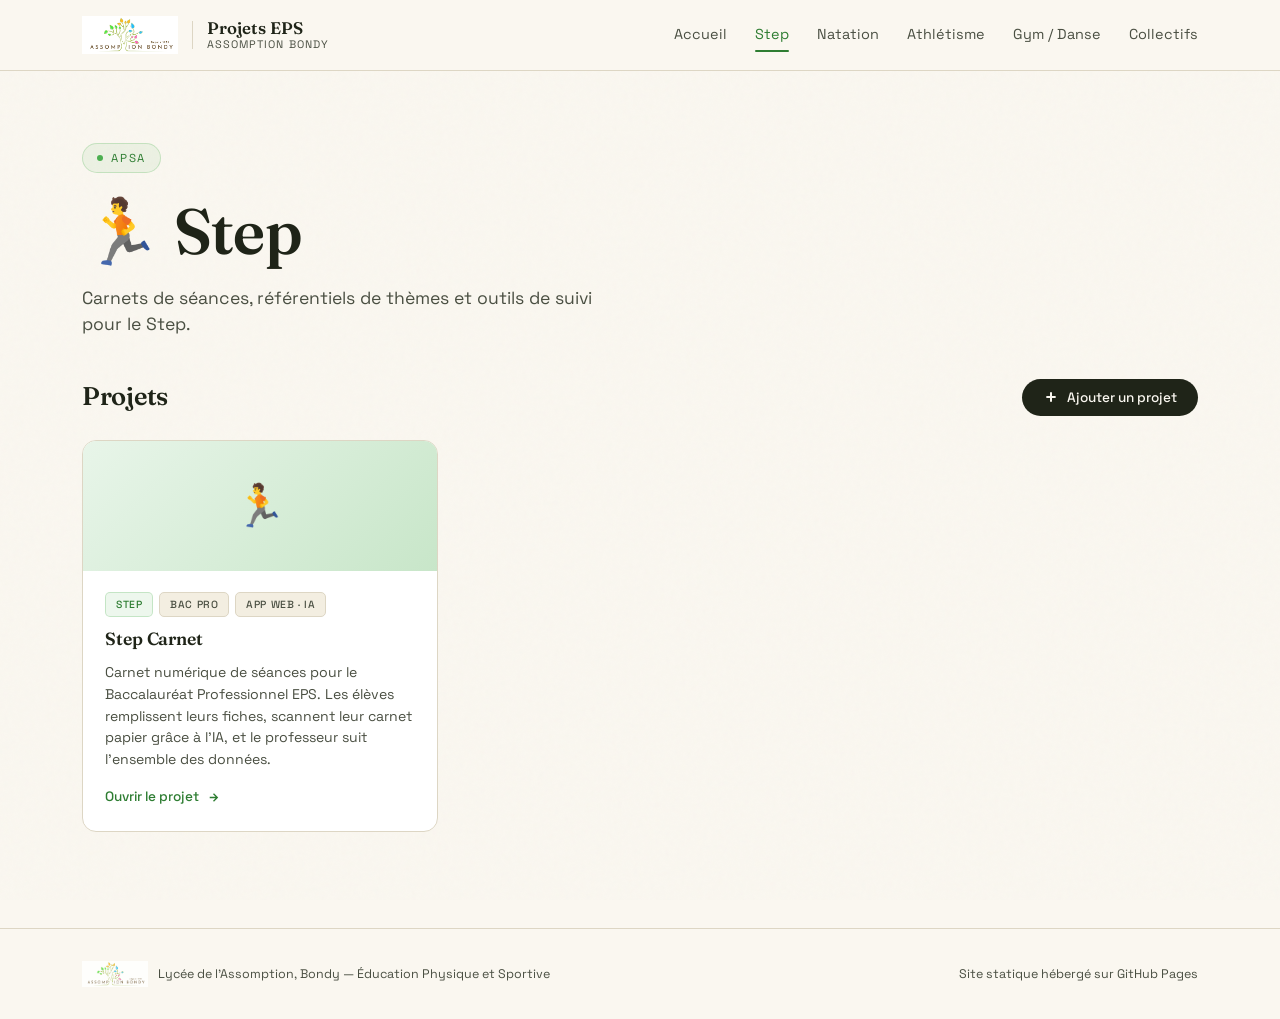
<file: apsa/step.html>
<!DOCTYPE html>
<html lang="fr">
<head>
  <meta charset="UTF-8" />
  <meta name="viewport" content="width=device-width, initial-scale=1.0" />
  <title>Step — Projets EPS Assomption Bondy</title>
  <link rel="stylesheet" href="../assets/style.css" />
</head>
<body>
  <script>window.SITE_DEPTH = 1;</script>

  <header class="site-header">
    <div class="site-header-inner">
      <div class="brand">
        <img src="../assets/logo.png" alt="Logo Assomption Bondy" />
        <div class="brand-divider"></div>
        <div class="brand-text">Projets EPS<small>Assomption Bondy</small></div>
      </div>
      <nav class="main-nav">
        <a href="../index.html">Accueil</a>
        <a href="step.html" class="active">Step</a>
        <a href="natation.html">Natation</a>
        <a href="athletisme.html">Athlétisme</a>
        <a href="gym-danse.html">Gym / Danse</a>
        <a href="collectif.html">Collectifs</a>
      </nav>
    </div>
  </header>

  <section class="hero" style="padding-bottom:1.5rem;">
    <span class="hero-eyebrow"><span class="dot"></span> APSA</span>
    <h1>🏃 Step</h1>
    <p class="lead">Carnets de séances, référentiels de thèmes et outils de suivi pour le Step.</p>
  </section>

  <div class="section-head">
    <h2>Projets</h2>
    <button class="fab-add" onclick="openAddModal()">
      <svg viewBox="0 0 24 24" fill="none" stroke="currentColor" stroke-width="3"><path d="M12 5v14M5 12h14"/></svg>
      Ajouter un projet
    </button>
  </div>

  <main class="grid" id="grid-apsa"></main>

  <footer class="site-footer">
    <div class="site-footer-inner">
      <div class="footer-brand">
        <img src="../assets/logo.png" alt="Assomption Bondy" />
        <p>Lycée de l'Assomption, Bondy — Éducation Physique et Sportive</p>
      </div>
      <p>Site statique hébergé sur GitHub Pages</p>
    </div>
  </footer>

  <div class="modal-overlay" id="add-modal">
    <div class="modal">
      <h3>Ajouter un nouveau projet</h3>
      <div class="hint">
        Ce site est statique : remplissez le formulaire, copiez le bloc généré dans <code>projets.json</code> à la racine du dépôt, juste après une accolade fermante <code>},</code>.
      </div>
      <div class="field">
        <label>Titre du projet</label>
        <input type="text" id="f-titre" placeholder="ex: Chrono Step Cardio">
      </div>
      <div class="field">
        <label>APSA</label>
        <select id="f-apsa">
          <option value="step" selected>Step</option>
          <option value="natation">Natation</option>
          <option value="athletisme">Athlétisme</option>
          <option value="gym-danse">Gym / Danse</option>
          <option value="collectif">Sports collectifs</option>
          <option value="autre">Autre</option>
        </select>
      </div>
      <div class="field">
        <label>Niveau (optionnel)</label>
        <input type="text" id="f-niveau" placeholder="ex: Bac Pro, 3ème, Terminale…">
      </div>
      <div class="field">
        <label>Type d'outil (optionnel)</label>
        <input type="text" id="f-outil" placeholder="ex: App web, Fiche PDF, Artifact…">
      </div>
      <div class="field">
        <label>Description</label>
        <textarea id="f-desc" placeholder="Décrivez brièvement le projet…"></textarea>
      </div>
      <div class="field">
        <label>Lien (URL)</label>
        <input type="url" id="f-url" placeholder="https://…">
      </div>
      <div class="field">
        <label>Emoji icône (optionnel)</label>
        <input type="text" id="f-emoji" placeholder="🏃" maxlength="2">
      </div>
      <div id="json-output" style="display:none;">
        <label style="font-size:.72rem; letter-spacing:.08em; text-transform:uppercase; color:var(--ink-soft); display:block; margin-bottom:.4rem;">À copier dans projets.json</label>
        <pre style="background:var(--ink); color:var(--cream); padding:1rem; border-radius:8px; font-size:.78rem; overflow-x:auto; white-space:pre-wrap;"></pre>
      </div>
      <div class="modal-actions">
        <button class="btn-ghost" onclick="closeAddModal()">Fermer</button>
        <button class="btn-solid" onclick="handleAddSubmit()">Générer le bloc JSON</button>
      </div>
    </div>
  </div>

  <script src="../js/projets.js"></script>
  <script>
    document.getElementById("f-apsa").value = "step";
    renderGrid("grid-apsa", "step");
  </script>
</body>
</html>
</file>
<file: assets/style.css>
/* ============================================================
   EPS ASSOMPTION BONDY — Feuille de style partagée
   ============================================================ */

@import url('https://fonts.googleapis.com/css2?family=Fraunces:opsz,wght@9..144,500;9..144,600;9..144,700&family=Space+Grotesk:wght@400;500;700&display=swap');

:root {
  /* Palette inspirée du logo : feuilles vertes/dorées/bleues/roses sur fond chaleureux clair */
  --cream:      #faf7f0;
  --cream-2:    #f3eee1;
  --ink:        #1f2418;
  --ink-soft:   #4a4f42;
  --line:       #ddd6c4;

  --green:      #4caf50;
  --green-dark: #2e7d32;
  --gold:       #d9a430;
  --blue:       #2f8fc4;
  --pink:       #d6478a;
  --red:        #c0392b;
  --brown:      #8a6d3b;

  --surface:    #ffffff;
  --shadow:     0 4px 24px rgba(31,36,24,.06);
  --shadow-lg:  0 16px 48px rgba(31,36,24,.10);

  --radius:     14px;
  --maxw:       1180px;
}

* { box-sizing: border-box; margin: 0; padding: 0; }

html { scroll-behavior: smooth; }

body {
  background: var(--cream);
  color: var(--ink);
  font-family: 'Space Grotesk', sans-serif;
  font-weight: 400;
  line-height: 1.5;
  min-height: 100vh;
  position: relative;
}

/* Texture papier subtile */
body::before {
  content: '';
  position: fixed;
  inset: 0;
  background-image: url("data:image/svg+xml,%3Csvg viewBox='0 0 200 200' xmlns='http://www.w3.org/2000/svg'%3E%3Cfilter id='n'%3E%3CfeTurbulence type='fractalNoise' baseFrequency='0.85' numOctaves='3'/%3E%3C/filter%3E%3Crect width='100%25' height='100%25' filter='url(%23n)' opacity='0.025'/%3E%3C/svg%3E");
  pointer-events: none;
  z-index: 0;
}

h1, h2, h3, .display {
  font-family: 'Fraunces', serif;
  font-weight: 600;
  letter-spacing: -0.01em;
  color: var(--ink);
}

a { color: inherit; text-decoration: none; }

img { display: block; max-width: 100%; }

/* ── HEADER ─────────────────────────────────────────────── */
.site-header {
  position: sticky;
  top: 0;
  z-index: 50;
  background: rgba(250, 247, 240, .92);
  backdrop-filter: blur(10px);
  border-bottom: 1px solid var(--line);
}

.site-header-inner {
  max-width: var(--maxw);
  margin: 0 auto;
  padding: 1rem 2rem;
  display: flex;
  align-items: center;
  justify-content: space-between;
  gap: 1.5rem;
}

.brand {
  display: flex;
  align-items: center;
  gap: .85rem;
}

.brand img {
  height: 38px;
  width: auto;
}

.brand-divider {
  width: 1px;
  height: 28px;
  background: var(--line);
}

.brand-text {
  font-family: 'Fraunces', serif;
  font-weight: 600;
  font-size: 1.05rem;
  line-height: 1.1;
}

.brand-text small {
  display: block;
  font-family: 'Space Grotesk', sans-serif;
  font-weight: 400;
  font-size: .68rem;
  letter-spacing: .1em;
  text-transform: uppercase;
  color: var(--ink-soft);
  margin-top: .15rem;
}

nav.main-nav {
  display: flex;
  gap: 1.75rem;
  font-size: .9rem;
}

nav.main-nav a {
  color: var(--ink-soft);
  position: relative;
  padding: .25rem 0;
  transition: color .2s;
}

nav.main-nav a:hover,
nav.main-nav a.active {
  color: var(--green-dark);
}

nav.main-nav a.active::after {
  content: '';
  position: absolute;
  bottom: -2px;
  left: 0;
  right: 0;
  height: 2px;
  background: var(--green-dark);
  border-radius: 2px;
}

.nav-toggle {
  display: none;
  background: none;
  border: none;
  cursor: pointer;
  padding: .4rem;
}
.nav-toggle svg { width: 24px; height: 24px; }

/* ── HERO ───────────────────────────────────────────────── */
.hero {
  max-width: var(--maxw);
  margin: 0 auto;
  padding: 4.5rem 2rem 3rem;
  position: relative;
  z-index: 1;
}

.hero-eyebrow {
  display: inline-flex;
  align-items: center;
  gap: .5rem;
  font-size: .72rem;
  letter-spacing: .14em;
  text-transform: uppercase;
  color: var(--green-dark);
  background: rgba(76,175,80,.08);
  border: 1px solid rgba(76,175,80,.25);
  padding: .35rem .9rem;
  border-radius: 100px;
  margin-bottom: 1.5rem;
}

.hero-eyebrow .dot {
  width: 6px; height: 6px;
  border-radius: 50%;
  background: var(--green);
}

.hero h1 {
  font-size: clamp(2.4rem, 5.5vw, 4rem);
  line-height: 1.05;
  max-width: 14ch;
}

.hero h1 em {
  font-style: italic;
  color: var(--green-dark);
}

.hero p.lead {
  margin-top: 1.25rem;
  font-size: 1.1rem;
  color: var(--ink-soft);
  max-width: 50ch;
}

/* ── STATS STRIP ────────────────────────────────────────── */
.stats {
  display: flex;
  gap: 2.5rem;
  margin-top: 2.5rem;
  flex-wrap: wrap;
}

.stat {
  display: flex;
  flex-direction: column;
}

.stat .num {
  font-family: 'Fraunces', serif;
  font-size: 2rem;
  font-weight: 600;
  color: var(--green-dark);
}

.stat .label {
  font-size: .78rem;
  color: var(--ink-soft);
  letter-spacing: .03em;
}

/* ── APSA NAV CARDS (accueil) ───────────────────────────── */
.apsa-grid {
  max-width: var(--maxw);
  margin: 0 auto;
  padding: 1rem 2rem 3.5rem;
  display: grid;
  grid-template-columns: repeat(auto-fit, minmax(150px, 1fr));
  gap: 1rem;
  position: relative;
  z-index: 1;
}

.apsa-pill {
  background: var(--surface);
  border: 1px solid var(--line);
  border-radius: var(--radius);
  padding: 1.4rem 1.2rem;
  display: flex;
  flex-direction: column;
  gap: .6rem;
  transition: transform .25s, box-shadow .25s, border-color .25s;
}

.apsa-pill:hover {
  transform: translateY(-3px);
  box-shadow: var(--shadow-lg);
  border-color: transparent;
}

.apsa-pill .icon {
  font-size: 1.6rem;
}

.apsa-pill .name {
  font-family: 'Fraunces', serif;
  font-weight: 600;
  font-size: 1rem;
}

.apsa-pill .count {
  font-size: .75rem;
  color: var(--ink-soft);
}

/* couleurs par APSA, déclinées du logo */
.apsa-pill[data-apsa="step"]        { border-top: 3px solid var(--green); }
.apsa-pill[data-apsa="natation"]    { border-top: 3px solid var(--blue); }
.apsa-pill[data-apsa="athletisme"]  { border-top: 3px solid var(--gold); }
.apsa-pill[data-apsa="gym-danse"]   { border-top: 3px solid var(--pink); }
.apsa-pill[data-apsa="collectif"]   { border-top: 3px solid var(--green-dark); }
.apsa-pill[data-apsa="combat"]      { border-top: 3px solid var(--red); }
.apsa-pill[data-apsa="orientation"] { border-top: 3px solid var(--brown); }
.apsa-pill[data-apsa="autre"]       { border-top: 3px solid var(--ink-soft); }

/* ── SECTION TITLE ──────────────────────────────────────── */
.section-head {
  max-width: var(--maxw);
  margin: 0 auto;
  padding: 1rem 2rem 0;
  display: flex;
  align-items: baseline;
  justify-content: space-between;
  gap: 1rem;
  flex-wrap: wrap;
  position: relative;
  z-index: 1;
}

.section-head h2 {
  font-size: 1.6rem;
}

.section-head .sub {
  font-size: .85rem;
  color: var(--ink-soft);
}

/* ── FILTER CHIPS (pages APSA) ──────────────────────────── */
.chip-row {
  max-width: var(--maxw);
  margin: 0 auto;
  padding: 1.5rem 2rem .5rem;
  display: flex;
  gap: .6rem;
  flex-wrap: wrap;
  position: relative;
  z-index: 1;
}

.chip {
  background: var(--surface);
  border: 1px solid var(--line);
  color: var(--ink-soft);
  padding: .5rem 1.1rem;
  border-radius: 100px;
  font-size: .85rem;
  cursor: pointer;
  transition: all .2s;
}

.chip:hover { border-color: var(--green-dark); color: var(--green-dark); }

.chip.active {
  background: var(--ink);
  border-color: var(--ink);
  color: var(--cream);
}

/* ── PROJECT GRID ───────────────────────────────────────── */
.grid {
  max-width: var(--maxw);
  margin: 0 auto;
  padding: 1.5rem 2rem 4rem;
  display: grid;
  grid-template-columns: repeat(auto-fill, minmax(320px, 1fr));
  gap: 1.5rem;
  position: relative;
  z-index: 1;
}

.card {
  background: var(--surface);
  border: 1px solid var(--line);
  border-radius: var(--radius);
  overflow: hidden;
  display: flex;
  flex-direction: column;
  transition: transform .25s, box-shadow .25s;
  animation: rise .5s ease both;
}

@keyframes rise {
  from { opacity: 0; transform: translateY(16px); }
  to   { opacity: 1; transform: translateY(0); }
}

.card:hover {
  transform: translateY(-5px);
  box-shadow: var(--shadow-lg);
}

.card-top {
  height: 130px;
  display: flex;
  align-items: center;
  justify-content: center;
  font-size: 2.6rem;
  position: relative;
}

.card-body {
  padding: 1.3rem 1.4rem 1.5rem;
  display: flex;
  flex-direction: column;
  gap: .7rem;
  flex: 1;
}

.tags {
  display: flex;
  gap: .4rem;
  flex-wrap: wrap;
}

.tag {
  font-size: .65rem;
  letter-spacing: .06em;
  text-transform: uppercase;
  padding: .22rem .6rem;
  border-radius: 5px;
  font-weight: 500;
  background: var(--cream-2);
  color: var(--ink-soft);
  border: 1px solid var(--line);
}

.tag.tag-apsa {
  background: rgba(76,175,80,.1);
  color: var(--green-dark);
  border-color: rgba(76,175,80,.25);
}

.card h3 {
  font-size: 1.1rem;
  line-height: 1.3;
}

.card p.desc {
  color: var(--ink-soft);
  font-size: .88rem;
  line-height: 1.55;
  flex: 1;
}

.card-link {
  display: inline-flex;
  align-items: center;
  gap: .45rem;
  font-size: .85rem;
  font-weight: 500;
  color: var(--green-dark);
  margin-top: .3rem;
  transition: gap .2s;
}

.card-link svg { width: 13px; height: 13px; }
.card-link:hover { gap: .7rem; }

.empty-state {
  grid-column: 1 / -1;
  text-align: center;
  padding: 3.5rem 1.5rem;
  color: var(--ink-soft);
  background: var(--surface);
  border: 1px dashed var(--line);
  border-radius: var(--radius);
}

/* ── ADD PROJECT BUTTON / MODAL ─────────────────────────── */
.fab-add {
  display: inline-flex;
  align-items: center;
  gap: .5rem;
  background: var(--ink);
  color: var(--cream);
  border: none;
  padding: .65rem 1.3rem;
  border-radius: 100px;
  font-family: 'Space Grotesk', sans-serif;
  font-weight: 500;
  font-size: .85rem;
  cursor: pointer;
  transition: background .2s, transform .2s;
}
.fab-add:hover { background: var(--green-dark); transform: scale(1.03); }
.fab-add svg { width: 16px; height: 16px; }

.modal-overlay {
  display: none;
  position: fixed;
  inset: 0;
  background: rgba(31,36,24,.55);
  backdrop-filter: blur(4px);
  z-index: 100;
  align-items: center;
  justify-content: center;
  padding: 1.5rem;
}
.modal-overlay.open { display: flex; }

.modal {
  background: var(--cream);
  border: 1px solid var(--line);
  border-radius: var(--radius);
  padding: 2rem;
  width: min(520px, 100%);
  max-height: 90vh;
  overflow-y: auto;
  display: flex;
  flex-direction: column;
  gap: 1.1rem;
}

.modal h3 { font-size: 1.3rem; }

.field label {
  display: block;
  font-size: .72rem;
  letter-spacing: .08em;
  text-transform: uppercase;
  color: var(--ink-soft);
  margin-bottom: .35rem;
}

.field input, .field select, .field textarea {
  width: 100%;
  background: var(--surface);
  border: 1px solid var(--line);
  color: var(--ink);
  padding: .6rem .9rem;
  border-radius: 8px;
  font-family: 'Space Grotesk', sans-serif;
  font-size: .9rem;
  outline: none;
  transition: border-color .2s;
}

.field input:focus, .field select:focus, .field textarea:focus {
  border-color: var(--green-dark);
}

.field textarea { resize: vertical; min-height: 70px; }

.modal-actions {
  display: flex;
  justify-content: flex-end;
  gap: .8rem;
  margin-top: .5rem;
}

.btn-ghost {
  background: none;
  border: 1px solid var(--line);
  color: var(--ink-soft);
  padding: .6rem 1.2rem;
  border-radius: 8px;
  cursor: pointer;
  font-family: 'Space Grotesk', sans-serif;
  transition: border-color .2s, color .2s;
}
.btn-ghost:hover { border-color: var(--ink); color: var(--ink); }

.btn-solid {
  background: var(--green-dark);
  color: #fff;
  border: none;
  padding: .6rem 1.3rem;
  border-radius: 8px;
  font-weight: 500;
  cursor: pointer;
  font-family: 'Space Grotesk', sans-serif;
  transition: opacity .2s;
}
.btn-solid:hover { opacity: .88; }

.hint {
  font-size: .78rem;
  color: var(--ink-soft);
  line-height: 1.5;
  background: var(--cream-2);
  border-radius: 8px;
  padding: .8rem 1rem;
}
.hint code {
  background: rgba(31,36,24,.08);
  padding: .1rem .35rem;
  border-radius: 4px;
  font-size: .82em;
}

/* ── FOOTER ──────────────────────────────────────────────── */
.site-footer {
  border-top: 1px solid var(--line);
  margin-top: 2rem;
  position: relative;
  z-index: 1;
}
.site-footer-inner {
  max-width: var(--maxw);
  margin: 0 auto;
  padding: 2rem 2rem;
  display: flex;
  align-items: center;
  justify-content: space-between;
  gap: 1rem;
  flex-wrap: wrap;
}
.site-footer img { height: 26px; opacity: .8; }
.site-footer p {
  font-size: .78rem;
  color: var(--ink-soft);
}
.footer-brand {
  display: flex;
  align-items: center;
  gap: .6rem;
}

/* ── RESPONSIVE ──────────────────────────────────────────── */
@media (max-width: 760px) {
  nav.main-nav { display: none; }
  .nav-toggle { display: inline-flex; }
  .grid { grid-template-columns: 1fr; }
  .stats { gap: 1.5rem; }
}
</file>
